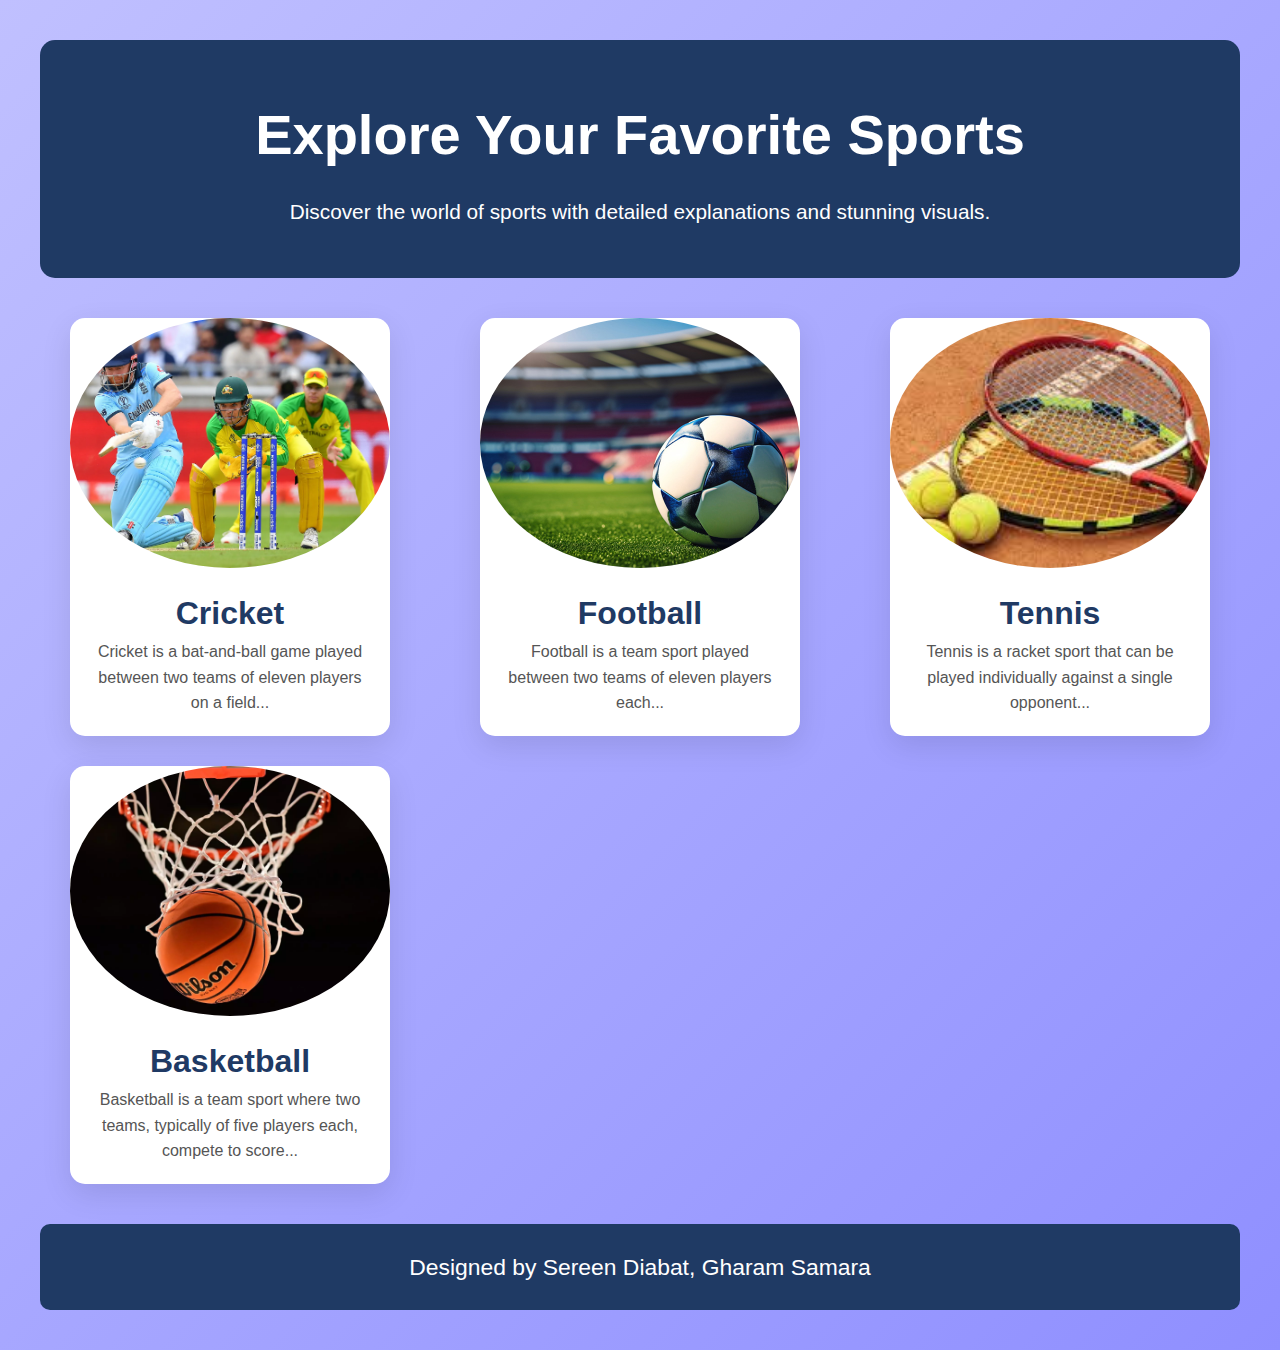
<file: index.html>
<!DOCTYPE html>
<html lang="en">
<head>
    <meta charset="UTF-8">
    <meta name="viewport" content="width=device-width, initial-scale=1.0">
    <title>Sports Showcase</title>
    <link rel="stylesheet" href="style.css">
</head>
<body>
    <header>
        <h1>Explore Your Favorite Sports</h1>
        <p>Discover the world of sports with detailed explanations and stunning visuals.</p>
    </header>

    <div class="sports-container">
        <div class="sport-card" id="cricket">
            <div class="image-container">
                <img src="Cricket.webp" alt="Cricket">
            </div>
            <h2>Cricket</h2>
            <p>Cricket is a bat-and-ball game played between two teams of eleven players on a field...</p>
        </div>
        <div class="sport-card" id="football">
            <div class="image-container">
                <img src="Football.jpg" alt="Football">
            </div>
            <h2>Football</h2>
            <p>Football is a team sport played between two teams of eleven players each...</p>
        </div>
        <div class="sport-card" id="tennis">
            <div class="image-container">
                <img src="Tennis.jpeg" alt="Tennis">
            </div>
            <h2>Tennis</h2>
            <p>Tennis is a racket sport that can be played individually against a single opponent...</p>
        </div>
        <div class="sport-card" id="basketball">
            <div class="image-container">
                <img src="Basketball.webp" alt="Basketball">
            </div>
            <h2>Basketball</h2>
            <p>Basketball is a team sport where two teams, typically of five players each, compete to score...</p>
        </div>
    </div>

    <!-- Popup Form -->
    <div id="popup" class="popup">
        <div class="popup-content">
            <span id="close" class="close">&times;</span>
            <h2 id="popup-title">Sport Details</h2>
            <div id="popup-description" class="popup-description">
                <!-- Detailed text about the selected sport will appear here -->
            </div>
        </div>
    </div>

    <footer>
        
        <p>Designed by Sereen Diabat, Gharam Samara</p>
    </footer>

    <script >
        document.addEventListener('DOMContentLoaded', () => {
    const sportCards = document.querySelectorAll('.sport-card');
    const popup = document.getElementById('popup');
    const closeButton = document.getElementById('close');
    const popupTitle = document.getElementById('popup-title');
    const popupDescription = document.getElementById('popup-description');

    // Add event listener to each sport card
    sportCards.forEach(card => {
        card.addEventListener('click', () => {
            const sport = card.querySelector('h2').innerText;
            let description;

            // Detailed description of Cricket
            if (sport === 'Cricket') {
                description = `
                    Cricket is a bat-and-ball game played between two teams of eleven players on a field at the center of which is a 22-yard pitch with a wicket at each end, each comprising two bails balanced on three stumps.
                    The game has various formats, including Test matches, One Day Internationals (ODIs), and Twenty20 (T20) matches. Each format has a different number of overs (sets of six balls bowled) and rules. The most famous competition is the ICC Cricket World Cup, held every four years.
                    Players in the batting team aim to score runs by hitting the ball with a bat and running between the wickets or by hitting boundaries. The fielding team aims to dismiss the batsmen by various means, including catching the ball or hitting the stumps with the ball.
                    Cricket is a global sport with a rich history and an ever-growing fan base.
                `;
            } else if (sport === 'Football') {
                description = `
                    Football, known as soccer in some countries, is a team sport where two teams of eleven players each compete to score the most goals. The game is played on a rectangular field with a goal at each end. The ball is primarily kicked by players and must cross the goal line to score. 
                    Football is one of the most popular sports in the world, with major leagues like the Premier League, La Liga, and tournaments like the FIFA World Cup.
                    Players work together to pass, dribble, and shoot the ball, while the opposing team defends and attempts to prevent scoring. The sport requires a combination of stamina, skill, and teamwork, making it thrilling for both players and spectators alike.
                `;
            } else if (sport === 'Tennis') {
                description = `
                    Tennis is a racket sport played either individually against a single opponent (singles) or between two teams of two players each (doubles). The game is played on a rectangular court divided by a net, and players use rackets to strike a rubber ball over the net into the opponent's court.
                    Tennis is played at various levels, from recreational play to professional tournaments such as Wimbledon, the US Open, and the French Open. The sport has four Grand Slam tournaments, and the aim is to score points by hitting the ball in such a way that the opponent cannot return it.
                    Tennis requires agility, precision, and endurance, and is known for its intense and strategic rallies.
                `;
            } else if (sport === 'Basketball') {
                description = `
                    Basketball is a team sport where two teams, typically of five players each, compete to score by shooting a ball through a hoop. The game is played on a rectangular court, and players use their hands to dribble and pass the ball, aiming to outscore the opposing team.
                    The National Basketball Association (NBA) is one of the premier basketball leagues in the world, and major tournaments like the FIBA World Cup showcase the best basketball talent globally.
                    Basketball is fast-paced, requiring a combination of physical fitness, coordination, and tactical thinking. It’s a high-scoring game that combines individual skills with team strategy.
                `;
            }

            // Set the title and detailed description in the popup
            popupTitle.innerText = sport;
            popupDescription.innerHTML = description;

            // Show the popup
            popup.style.display = 'flex';
        });
    });

    // Close the popup when clicking the "X" button
    closeButton.addEventListener('click', () => {
        popup.style.display = 'none';
    });

    // Close the popup when clicking outside of the content area
    window.addEventListener('click', (event) => {
        if (event.target === popup) {
            popup.style.display = 'none';
        }
    });
});

    </script>
</body>
</html>
</file>
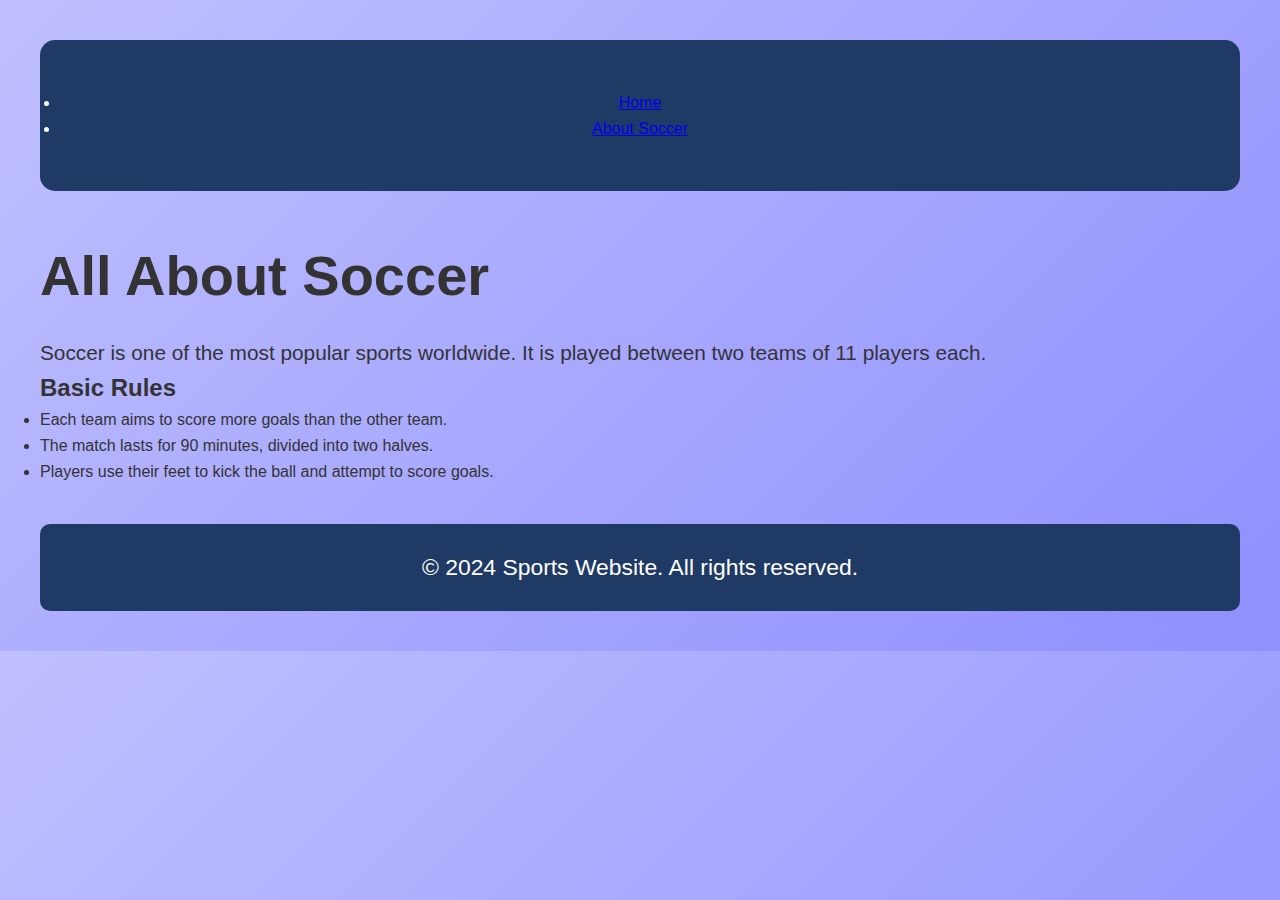
<file: Soccer .html>
<!DOCTYPE html>
<html lang="en">
<head>
    <meta charset="UTF-8">
    <meta name="viewport" content="width=device-width, initial-scale=1.0">
    <title>Soccer</title>
    <link rel="stylesheet" href="style.css">
</head>
<body>

    <header>
        <nav>
            <ul>
                <li><a href="index.html">Home</a></li>
                <li><a href="#about">About Soccer</a></li>
            </ul>
        </nav>
    </header>

    <section class="sports-detail">
        <h1>All About Soccer</h1>
        <p>Soccer is one of the most popular sports worldwide. It is played between two teams of 11 players each.</p>
        <h2>Basic Rules</h2>
        <ul>
            <li>Each team aims to score more goals than the other team.</li>
            <li>The match lasts for 90 minutes, divided into two halves.</li>
            <li>Players use their feet to kick the ball and attempt to score goals.</li>
        </ul>
    </section>

    <footer>
        <p>&copy; 2024 Sports Website. All rights reserved.</p>
    </footer>

</body>
</html>
</file>
<file: style.css>
/* Same CSS as before */
* {
    margin: 0;
    padding: 0;
    box-sizing: border-box;
}

body {
    font-family: 'Roboto', sans-serif;
    background: linear-gradient(135deg, #c0c0ff, #8f8fff);
    color: #333;
    line-height: 1.6;
    padding: 40px;
}

header {
    text-align: center;
    background: #1f3a64;
    color: white;
    padding: 50px 20px;
    border-radius: 15px;
    margin-bottom: 40px;
}

h1 {
    font-size: 3.5em;
    margin-bottom: 15px;
}

p {
    font-size: 1.3em;
}

.sports-container {
    display: grid;
    grid-template-columns: repeat(auto-fit, minmax(280px, 1fr));
    gap: 30px;
    justify-items: center;
}

.sport-card {
    background-color: white;
    border-radius: 15px;
    box-shadow: 0 10px 30px rgba(0, 0, 0, 0.1);
    overflow: hidden;
    transition: transform 0.3s ease, box-shadow 0.3s ease;
    cursor: pointer;
    width: 100%;
    max-width: 320px;
}

.sport-card:hover {
    transform: translateY(-10px);
    box-shadow: 0 15px 45px rgba(0, 0, 0, 0.15);
}

.image-container {
    width: 100%;
    height: 250px;
    overflow: hidden;
    display: flex;
    justify-content: center;
    align-items: center;
}

.image-container img {
    width: 100%;
    height: 100%;
    object-fit: cover;
    border-radius: 50%;
    transition: transform 0.3s ease;
}

.sport-card:hover .image-container img {
    transform: scale(1.1);
}

.sport-card h2 {
    color: #1f3a64;
    font-size: 2em;
    margin-top: 20px;
    text-align: center;
}

.sport-card p {
    font-size: 1em;
    color: #555;
    text-align: center;
    padding: 0 20px 20px;
}

footer {
    text-align: center;
    background: #1f3a64;
    color: white;
    padding: 20px;
    border-radius: 10px;
    margin-top: 40px;
    font-size: 1.1em;
}

footer p {
    margin: 5px 0;
}


/* Popup Styles */
.popup {
    display: none;
    position: fixed;
    top: 0;
    left: 0;
    width: 100%;
    height: 100%;
    background-color: rgba(0, 0, 0, 0.5);
    justify-content: center;
    align-items: center;
}

.popup-content {
    background-color: white;
    border-radius: 10px;
    padding: 40px;
    max-width: 600px;
    width: 90%;
    max-height: 80%;
    overflow-y: auto; /* Allows scrolling if content overflows */
    text-align: center;
}

.close {
    color: #aaa;
    font-size: 28px;
    font-weight: bold;
    position: absolute;
    top: 10px;
    right: 20px;
}

.close:hover,
.close:focus {
    color: black;
    text-decoration: none;
    cursor: pointer;
}

/* Styling for Popup Content */
.popup-description {
    font-size: 1.2em;
    color: #333;
    line-height: 1.8;
    margin-top: 20px;
    text-align: left;
    padding: 20px;
    overflow-wrap: break-word;
}
</file>
